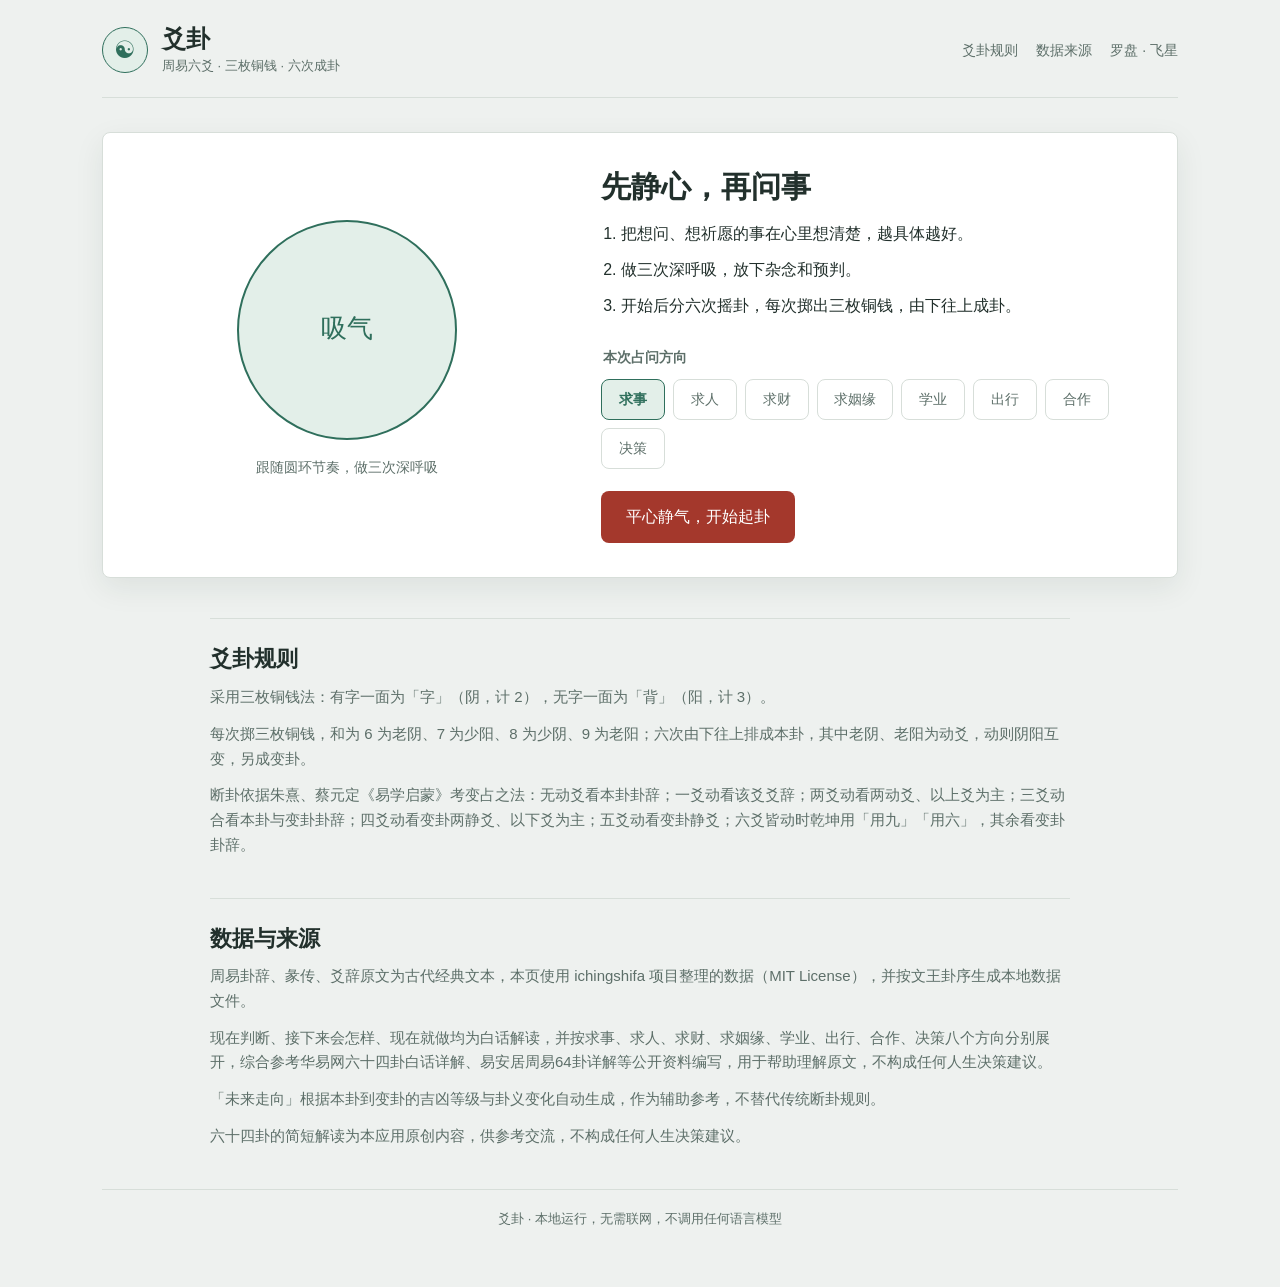
<file: index.html>
<!doctype html>
<html lang="zh-Hant">
<head>
  <meta charset="utf-8">
  <meta name="viewport" content="width=device-width, initial-scale=1">
  <meta name="description" content="爻卦：静心、六次摇卦、本地解读周易卦爻辞的六爻小工具。">
  <title>爻卦 · 周易六爻</title>
  <link rel="stylesheet" href="styles.css">
  <script src="data/hexagrams.js"></script>
</head>
<body>
  <div class="page">
    <header class="topbar">
      <div class="brand">
        <span class="brand-mark" aria-hidden="true">☯</span>
        <div>
          <h1>爻卦</h1>
          <p>周易六爻 · 三枚铜钱 · 六次成卦</p>
        </div>
      </div>
      <nav class="topnav" aria-label="页面导航">
        <a class="nav-link" href="#how">爻卦规则</a>
        <a class="nav-link" href="#source">数据来源</a>
        <a class="nav-link" href="fengshui/">罗盘 · 飞星</a>
      </nav>
    </header>

    <main>
      <section id="prepare" class="stage" aria-labelledby="prepare-title">
        <div class="prepare-layout">
          <div class="breath-box">
            <div class="breath-ring" id="breathRing" aria-hidden="true">
              <span class="breath-text" id="breathText">吸气</span>
            </div>
            <p class="breath-note">跟随圆环节奏，做三次深呼吸</p>
          </div>
          <div class="prepare-copy">
            <h2 id="prepare-title">先静心，再问事</h2>
            <ol class="steps">
              <li>把想问、想祈愿的事在心里想清楚，越具体越好。</li>
              <li>做三次深呼吸，放下杂念和预判。</li>
              <li>开始后分六次摇卦，每次掷出三枚铜钱，由下往上成卦。</li>
            </ol>
            <fieldset class="question-picker">
              <legend>本次占问方向</legend>
              <div class="question-options">
                <label class="question-option">
                  <input type="radio" name="questionType" value="career" checked>
                  <span>求事</span>
                </label>
                <label class="question-option">
                  <input type="radio" name="questionType" value="people">
                  <span>求人</span>
                </label>
                <label class="question-option">
                  <input type="radio" name="questionType" value="money">
                  <span>求财</span>
                </label>
                <label class="question-option">
                  <input type="radio" name="questionType" value="love">
                  <span>求姻缘</span>
                </label>
                <label class="question-option">
                  <input type="radio" name="questionType" value="study">
                  <span>学业</span>
                </label>
                <label class="question-option">
                  <input type="radio" name="questionType" value="travel">
                  <span>出行</span>
                </label>
                <label class="question-option">
                  <input type="radio" name="questionType" value="cooperation">
                  <span>合作</span>
                </label>
                <label class="question-option">
                  <input type="radio" name="questionType" value="decision">
                  <span>决策</span>
                </label>
              </div>
            </fieldset>
            <button id="startBtn" class="btn btn-primary" type="button">平心静气，开始起卦</button>
          </div>
        </div>
      </section>

      <section id="casting" class="stage hidden" aria-labelledby="casting-title">
        <div class="casting-layout">
          <div class="coin-panel">
            <h2 id="casting-title">六次摇卦</h2>
            <div class="coins" id="coins" aria-label="三枚铜钱">
              <span class="coin" data-idx="0"></span>
              <span class="coin" data-idx="1"></span>
              <span class="coin" data-idx="2"></span>
            </div>
            <p class="cast-hint" id="castHint">第 1 爻：掷出三枚铜钱</p>
            <button id="castBtn" class="btn btn-primary" type="button">掷铜钱</button>
            <p class="cast-note">从下往上，共六爻</p>
            <div class="progress" aria-hidden="true">
              <span class="progress-dot"></span>
              <span class="progress-dot"></span>
              <span class="progress-dot"></span>
              <span class="progress-dot"></span>
              <span class="progress-dot"></span>
              <span class="progress-dot"></span>
            </div>
            <p class="progress-text" id="progressText">0 / 6</p>
          </div>

          <div class="stack-panel">
            <h3>卦爻渐成</h3>
            <div class="line-stack" id="lineStack"></div>
            <p class="stack-tip" id="stackTip">每次掷钱后，爻象会从下往上长出来</p>
          </div>
        </div>
      </section>

      <section id="result" class="stage hidden" aria-labelledby="result-title">
        <div class="result-head">
          <div>
            <p class="kicker">起卦完成</p>
            <h2 id="resultTitle">本卦与变卦</h2>
          </div>
          <button id="againBtn" class="btn btn-ghost" type="button">重新起卦</button>
        </div>

        <div class="hex-pair">
          <article class="hex-card">
            <div class="hex-diagram" id="benDiagram"></div>
            <div class="hex-card-body">
              <h3 id="benName">本卦</h3>
              <p class="hex-meta" id="benMeta"></p>
              <p class="hex-symbol" id="benSymbol"></p>
            </div>
          </article>
          <article class="hex-card">
            <div class="hex-diagram" id="bianDiagram"></div>
            <div class="hex-card-body">
              <h3 id="bianName">变卦</h3>
              <p class="hex-meta" id="bianMeta"></p>
              <p class="hex-symbol" id="bianSymbol"></p>
            </div>
          </article>
        </div>

        <div class="line-table-wrap">
          <h3>六爻明细</h3>
          <div class="line-table" id="lineTable"></div>
        </div>

        <article class="reading-panel">
          <div class="reading-guide">
            <p class="kicker">一句话指引</p>
            <p id="readingGuide"></p>
          </div>
          <div class="reading-plain">
            <p class="kicker">白话理解</p>
            <p id="readingPlain"></p>
          </div>
          <div class="reading-main">
            <p class="kicker" id="readingRule"></p>
            <h3 id="readingTitle"></h3>
            <p class="reading-text" id="readingText"></p>
          </div>
          <div class="reading-focus">
            <p class="kicker" id="readingFocusLabel">本次占问 · 求事</p>
            <div class="reading-tabs" id="readingTabs" role="tablist" aria-label="解读侧重">
              <button class="reading-tab active" type="button" data-type="career">求事</button>
              <button class="reading-tab" type="button" data-type="people">求人</button>
              <button class="reading-tab" type="button" data-type="money">求财</button>
              <button class="reading-tab" type="button" data-type="love">求姻缘</button>
              <button class="reading-tab" type="button" data-type="study">学业</button>
              <button class="reading-tab" type="button" data-type="travel">出行</button>
              <button class="reading-tab" type="button" data-type="cooperation">合作</button>
              <button class="reading-tab" type="button" data-type="decision">决策</button>
            </div>
          </div>
          <div class="reading-summary">
            <h4>整体卦义</h4>
            <p id="readingSummary"></p>
          </div>
          <div class="reading-cards" id="readingCards"></div>
          <div class="transformation-panel" id="transformationPanel">
            <p class="kicker">未来走向</p>
            <h4 id="transformationTitle"></h4>
            <p id="transformationText"></p>
            <p class="transformation-lines" id="transformationLines"></p>
          </div>
          <div class="reading-blocks" id="readingBlocks"></div>
          <div class="reading-details">
            <details>
              <summary>本卦彖传</summary>
              <p id="benTuan"></p>
            </details>
            <details>
              <summary>变卦彖传</summary>
              <p id="bianTuan"></p>
            </details>
          </div>
        </article>
      </section>

      <section id="how" class="doc">
        <h2>爻卦规则</h2>
        <p>采用三枚铜钱法：有字一面为「字」（阴，计 2），无字一面为「背」（阳，计 3）。</p>
        <p>每次掷三枚铜钱，和为 6 为老阴、7 为少阳、8 为少阴、9 为老阳；六次由下往上排成本卦，其中老阴、老阳为动爻，动则阴阳互变，另成变卦。</p>
        <p>断卦依据朱熹、蔡元定《易学启蒙》考变占之法：无动爻看本卦卦辞；一爻动看该爻爻辞；两爻动看两动爻、以上爻为主；三爻动合看本卦与变卦卦辞；四爻动看变卦两静爻、以下爻为主；五爻动看变卦静爻；六爻皆动时乾坤用「用九」「用六」，其余看变卦卦辞。</p>
      </section>

      <section id="source" class="doc">
        <h2>数据与来源</h2>
        <p>周易卦辞、彖传、爻辞原文为古代经典文本，本页使用 ichingshifa 项目整理的数据（MIT License），并按文王卦序生成本地数据文件。</p>
        <p>现在判断、接下来会怎样、现在就做均为白话解读，并按求事、求人、求财、求姻缘、学业、出行、合作、决策八个方向分别展开，综合参考华易网六十四卦白话详解、易安居周易64卦详解等公开资料编写，用于帮助理解原文，不构成任何人生决策建议。</p>
        <p>「未来走向」根据本卦到变卦的吉凶等级与卦义变化自动生成，作为辅助参考，不替代传统断卦规则。</p>
        <p>六十四卦的简短解读为本应用原创内容，供参考交流，不构成任何人生决策建议。</p>
      </section>
    </main>

    <footer class="footer">
      <p>爻卦 · 本地运行，无需联网，不调用任何语言模型</p>
    </footer>
  </div>

  <script src="app.js"></script>
</body>
</html>
</file>
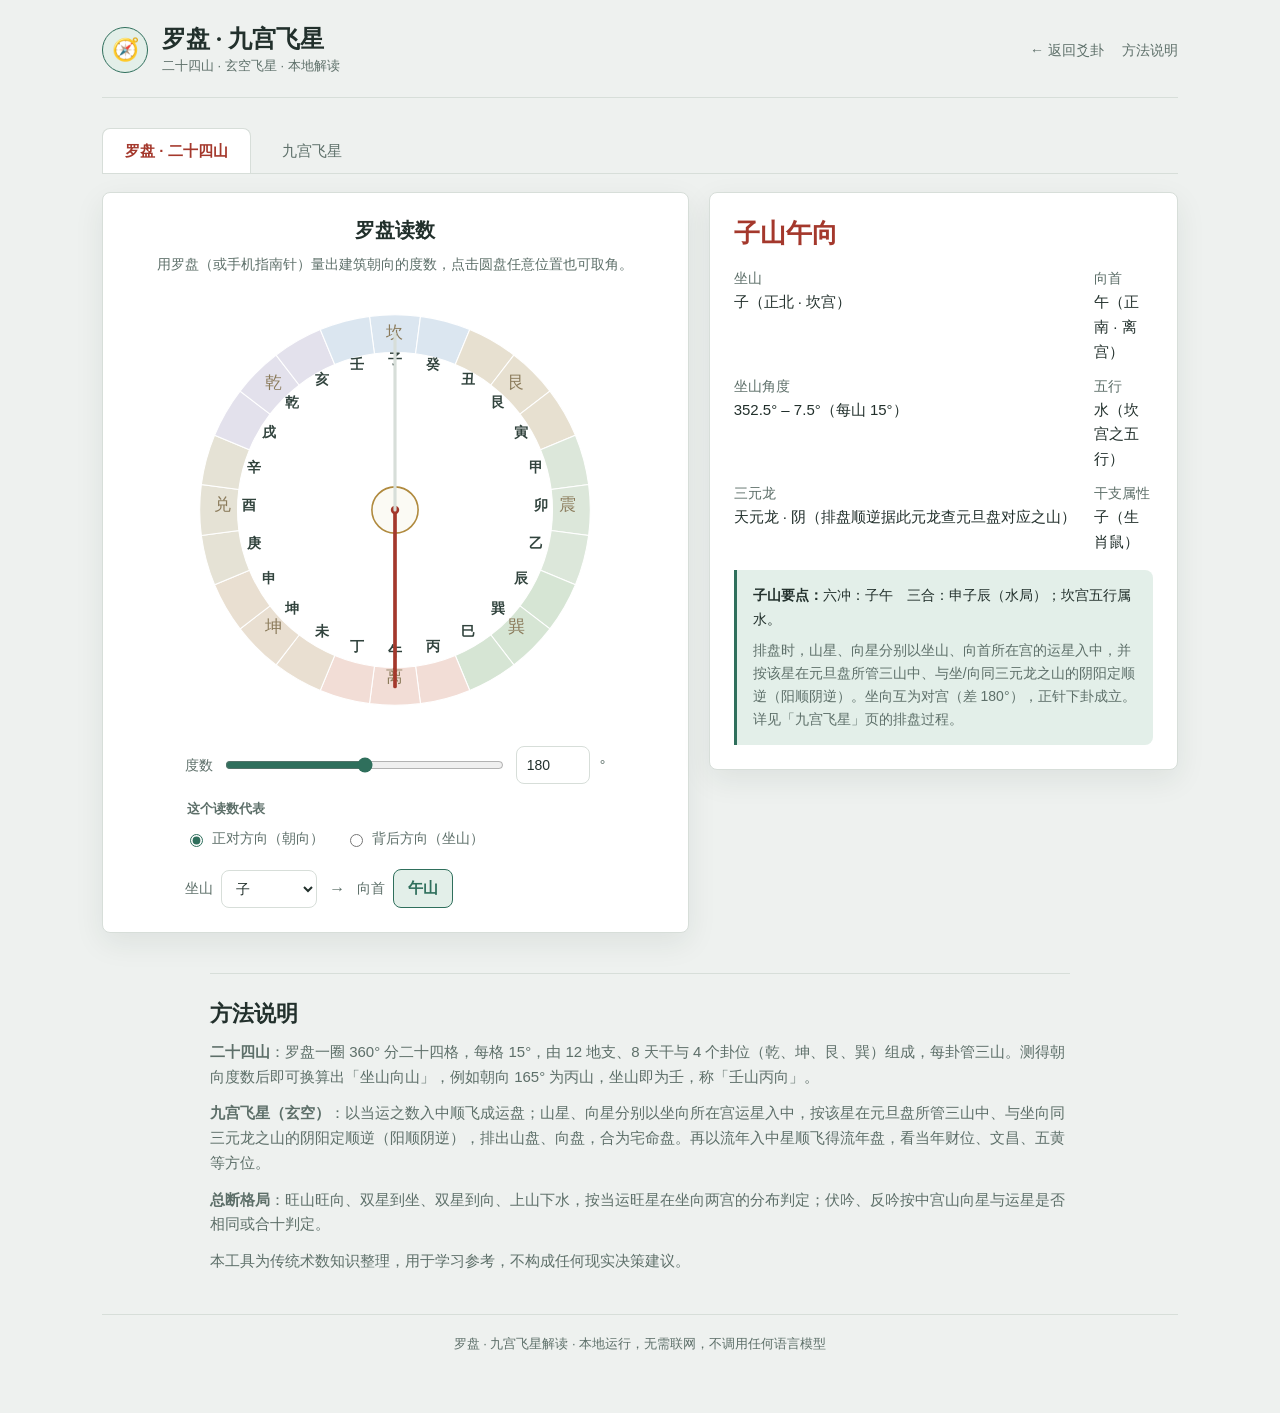
<file: fengshui/index.html>
<!doctype html>
<html lang="zh-Hant">
<head>
  <meta charset="utf-8">
  <meta name="viewport" content="width=device-width, initial-scale=1">
  <meta name="description" content="罗盘 · 九宫飞星解读工具：二十四山排盘、坐向换算、九宫飞星宅命盘与流年吉凶方位，全部本地运行。">
  <title>罗盘 · 九宫飞星解读</title>
  <link rel="stylesheet" href="styles.css">
</head>
<body>
  <div class="page">
    <header class="topbar">
      <div class="brand">
        <span class="brand-mark" aria-hidden="true">🧭</span>
        <div>
          <h1>罗盘 · 九宫飞星</h1>
          <p>二十四山 · 玄空飞星 · 本地解读</p>
        </div>
      </div>
      <nav class="topnav" aria-label="页面导航">
        <a class="nav-link" href="../index.html">← 返回爻卦</a>
        <a class="nav-link" href="#how">方法说明</a>
      </nav>
    </header>

    <main>
      <section class="tabs" role="tablist" aria-label="功能选择">
        <button class="tab active" type="button" role="tab" data-tab="mountains">罗盘 · 二十四山</button>
        <button class="tab" type="button" role="tab" data-tab="flying">九宫飞星</button>
      </section>

      <!-- ======== 二十四山 ======== -->
      <section id="tab-mountains" class="tabpanel" role="tabpanel">
        <div class="panel-grid compass-layout">
          <article class="card compass-card">
            <h2>罗盘读数</h2>
            <p class="card-note">用罗盘（或手机指南针）量出建筑朝向的度数，点击圆盘任意位置也可取角。</p>
            <svg id="compassSvg" viewBox="0 0 400 400" role="img" aria-label="二十四山罗盘">
            </svg>
            <div class="degree-controls">
              <label class="range-row">
                <span>度数</span>
                <input id="degSlider" type="range" min="0" max="359" step="1" value="180">
                <input id="degInput" type="number" min="0" max="360" step="1" value="180">
                <span>°</span>
              </label>
              <fieldset class="mode-picker">
                <legend>这个读数代表</legend>
                <label><input type="radio" name="mode" id="modeFacing" value="facing" checked><span>正对方向（朝向）</span></label>
                <label><input type="radio" name="mode" id="modeSeat" value="seat"><span>背后方向（坐山）</span></label>
              </fieldset>
              <div class="seat-row">
                <label class="select-label">坐山
                  <select id="seatSelect"></select>
                </label>
                <span class="arrow">→</span>
                <span class="select-label">向首 <strong id="facingChip" class="chip">午山</strong></span>
              </div>
            </div>
            <p id="zoneWarn" class="warn hidden"></p>
          </article>

          <article class="card mountain-card">
            <h2 id="mountainTitle">子山午向</h2>
            <dl id="mountainInfo" class="info-list"></dl>
            <div id="mountainNote" class="note"></div>
          </article>
        </div>
      </section>

      <!-- ======== 九宫飞星 ======== -->
      <section id="tab-flying" class="tabpanel hidden" role="tabpanel">
        <article class="card controls-card">
          <h2>九宫飞星排盘</h2>
          <div class="controls-grid">
            <label class="select-label">坐山
              <select id="flySeatSelect"></select>
            </label>
            <label class="select-label">元运
              <select id="periodSelect"></select>
            </label>
            <label class="select-label">流年
              <input id="yearInput" type="number" min="1900" max="2100" step="1" value="2026">
            </label>
            <label class="check-label">
              <input id="showYearCheck" type="checkbox" checked>
              <span>显示流年飞星</span>
            </label>
          </div>
          <p class="card-note">排盘为「下卦（正针）」之法；若坐向落在两山分界线附近（兼线/骑缝），专业上需用替卦，本工具按就近下卦解读。</p>
        </article>

        <div class="chart-layout">
          <article class="card chart-block">
            <p class="kicker">宅命盘 · 三元</p>
            <h2 id="zuoTitle">子山午向 · 九运（九紫当运）</h2>
            <p class="chart-hint">每宫三数：运星居中，山星居左上，向星居右上；「坐」「向」标记坐山与向首所在宫。</p>
            <div id="zuomingChart" class="feipan"></div>
            <div class="legend">
              <span>九星色标：</span>
              <span class="lg" style="--sc:#9aa7a3">1白</span>
              <span class="lg" style="--sc:#3a3a3a">2黑</span>
              <span class="lg" style="--sc:#3d8b5f">3碧</span>
              <span class="lg" style="--sc:#2e7d4f">4绿</span>
              <span class="lg" style="--sc:#c99b2e">5黄</span>
              <span class="lg" style="--sc:#b8c0bd">6白</span>
              <span class="lg" style="--sc:#c2573a">7赤</span>
              <span class="lg" style="--sc:#d9b64e">8白</span>
              <span class="lg" style="--sc:#7a4d9b">9紫</span>
            </div>
            <div id="assessCard" class="assess"></div>
            <details id="calcDetails" class="calc">
              <summary>查看排盘过程</summary>
            </details>
          </article>

          <article id="yearBlock" class="card chart-block">
            <p class="kicker">流年飞星</p>
            <h2 id="yearTitle">2026年（一白贪狼入中）</h2>
            <div id="yearChart" class="feipan year-feipan"></div>
            <div id="yearTips" class="year-tips"></div>
          </article>
        </div>

        <article class="card palace-cards-block">
          <h2>各宫山向组合解读</h2>
          <p class="card-note">按山星×向星的五行生克与星性综合给出，凶位宜静、忌动土，吉位宜聚气、纳财。</p>
          <div id="palaceCards" class="palace-cards"></div>
        </article>
      </section>

      <section id="how" class="doc">
        <h2>方法说明</h2>
        <p><strong>二十四山</strong>：罗盘一圈 360° 分二十四格，每格 15°，由 12 地支、8 天干与 4 个卦位（乾、坤、艮、巽）组成，每卦管三山。测得朝向度数后即可换算出「坐山向山」，例如朝向 165° 为丙山，坐山即为壬，称「壬山丙向」。</p>
        <p><strong>九宫飞星（玄空）</strong>：以当运之数入中顺飞成运盘；山星、向星分别以坐向所在宫运星入中，按该星在元旦盘所管三山中、与坐向同三元龙之山的阴阳定顺逆（阳顺阴逆），排出山盘、向盘，合为宅命盘。再以流年入中星顺飞得流年盘，看当年财位、文昌、五黄等方位。</p>
        <p><strong>总断格局</strong>：旺山旺向、双星到坐、双星到向、上山下水，按当运旺星在坐向两宫的分布判定；伏吟、反吟按中宫山向星与运星是否相同或合十判定。</p>
        <p>本工具为传统术数知识整理，用于学习参考，不构成任何现实决策建议。</p>
      </section>
    </main>

    <footer class="footer">
      <p>罗盘 · 九宫飞星解读 · 本地运行，无需联网，不调用任何语言模型</p>
    </footer>
  </div>

  <script src="data.js"></script>
  <script src="core.js"></script>
  <script src="app.js"></script>
</body>
</html>
</file>
<file: styles.css>
:root {
  --bg: #eef1ef;
  --surface: #ffffff;
  --ink: #22302c;
  --muted: #5d6f69;
  --line: #d7ded9;
  --accent: #a4382c;
  --accent-soft: #f6e7e4;
  --jade: #2f6f5c;
  --jade-soft: #e3efe9;
  --gold: #b08a3e;
  --radius: 8px;
  --shadow: 0 10px 30px rgba(28, 45, 39, 0.08);
}

* {
  box-sizing: border-box;
}

html {
  scroll-behavior: smooth;
}

body {
  margin: 0;
  background: var(--bg);
  color: var(--ink);
  font-family: -apple-system, BlinkMacSystemFont, "PingFang SC", "Hiragino Sans GB", "Microsoft YaHei", "Noto Sans CJK SC", sans-serif;
  font-size: 16px;
  line-height: 1.65;
}

h1, h2, h3, h4 {
  margin: 0 0 0.5em;
  font-family: Georgia, "Songti SC", "STSong", "Noto Serif CJK SC", serif;
  font-weight: 600;
  line-height: 1.3;
  letter-spacing: 0;
}

p {
  margin: 0 0 0.8em;
}

.page {
  max-width: 1120px;
  margin: 0 auto;
  padding: 24px 22px 48px;
}

.topbar {
  display: flex;
  align-items: center;
  justify-content: space-between;
  gap: 16px;
  padding-bottom: 20px;
  border-bottom: 1px solid var(--line);
}

.brand {
  display: flex;
  align-items: center;
  gap: 14px;
}

.brand-mark {
  display: grid;
  place-items: center;
  width: 46px;
  height: 46px;
  border: 1px solid var(--jade);
  border-radius: 50%;
  color: var(--jade);
  font-size: 24px;
  line-height: 1;
  background: var(--jade-soft);
}

.brand h1 {
  margin: 0;
  font-size: 24px;
}

.brand p {
  margin: 0;
  color: var(--muted);
  font-size: 13px;
}

.topnav {
  display: flex;
  gap: 18px;
}

.nav-link {
  color: var(--muted);
  text-decoration: none;
  font-size: 14px;
}

.nav-link:hover {
  color: var(--jade);
}

.stage {
  margin: 34px 0;
  padding: 34px;
  background: var(--surface);
  border: 1px solid var(--line);
  border-radius: var(--radius);
  box-shadow: var(--shadow);
}

.hidden {
  display: none;
}

.prepare-layout {
  display: grid;
  grid-template-columns: minmax(260px, 420px) 1fr;
  gap: 44px;
  align-items: center;
}

.breath-box {
  display: flex;
  flex-direction: column;
  align-items: center;
  gap: 16px;
}

.breath-ring {
  display: grid;
  place-items: center;
  width: 220px;
  height: 220px;
  border: 2px solid var(--jade);
  border-radius: 50%;
  color: var(--jade);
  background: var(--jade-soft);
  animation: breathe 8s ease-in-out infinite;
}

.breath-text {
  font-family: Georgia, "Songti SC", "STSong", serif;
  font-size: 26px;
}

.breath-note {
  color: var(--muted);
  font-size: 14px;
}

@keyframes breathe {
  0%, 100% {
    transform: scale(0.92);
  }
  50% {
    transform: scale(1.08);
  }
}

.prepare-copy {
  max-width: 520px;
}

.prepare-copy h2 {
  font-size: 30px;
}

.question-picker {
  margin: 0 0 22px;
  padding: 0;
  border: 0;
}

.question-picker legend {
  margin-bottom: 10px;
  color: var(--muted);
  font-size: 14px;
  font-weight: 600;
}

.question-options {
  display: flex;
  flex-wrap: wrap;
  gap: 8px;
}

.question-option {
  position: relative;
}

.question-option input {
  position: absolute;
  opacity: 0;
  pointer-events: none;
}

.question-option span {
  display: inline-flex;
  align-items: center;
  justify-content: center;
  min-width: 64px;
  min-height: 38px;
  padding: 8px 16px;
  border: 1px solid var(--line);
  border-radius: var(--radius);
  background: var(--surface);
  color: var(--muted);
  font-size: 14px;
  cursor: pointer;
  transition: background 0.18s ease, border-color 0.18s ease, color 0.18s ease;
}

.question-option input:checked + span {
  border-color: var(--jade);
  background: var(--jade-soft);
  color: var(--jade);
  font-weight: 600;
}

.question-option input:focus-visible + span {
  outline: 2px solid var(--jade);
  outline-offset: 2px;
}

.steps {
  margin: 0 0 26px;
  padding-left: 20px;
}

.steps li {
  margin-bottom: 10px;
}

.btn {
  display: inline-flex;
  align-items: center;
  justify-content: center;
  min-height: 48px;
  padding: 12px 24px;
  border: 1px solid transparent;
  border-radius: var(--radius);
  font: inherit;
  font-size: 16px;
  cursor: pointer;
  transition: background 0.18s ease, border-color 0.18s ease, color 0.18s ease;
}

.btn:disabled {
  opacity: 0.55;
  cursor: not-allowed;
}

.btn-primary {
  background: var(--accent);
  color: #fff;
}

.btn-primary:hover:not(:disabled) {
  background: #8c2f24;
}

.btn-ghost {
  background: transparent;
  border-color: var(--line);
  color: var(--ink);
}

.btn-ghost:hover {
  border-color: var(--jade);
  color: var(--jade);
}

.casting-layout {
  display: grid;
  grid-template-columns: 1fr 1fr;
  gap: 36px;
  align-items: start;
}

.coin-panel {
  display: flex;
  flex-direction: column;
  align-items: center;
  text-align: center;
}

.coins {
  display: flex;
  gap: 18px;
  min-height: 78px;
  align-items: center;
  justify-content: center;
  margin: 22px 0 10px;
}

.coin {
  display: grid;
  place-items: center;
  width: 62px;
  height: 62px;
  border: 2px solid var(--ink);
  border-radius: 50%;
  background: #fbfaf4;
  color: var(--ink);
  font-size: 18px;
  font-weight: 600;
  box-shadow: inset 0 -4px 0 rgba(34, 48, 44, 0.08);
}

.coin.side-yang {
  border-color: var(--jade);
  color: var(--jade);
}

.coin.side-yin {
  border-color: var(--accent);
  color: var(--accent);
}

.coin.tossing {
  animation: toss 0.55s ease-in-out;
}

@keyframes toss {
  0% {
    transform: translateY(0) rotate(0deg);
  }
  35% {
    transform: translateY(-16px) rotate(120deg);
  }
  70% {
    transform: translateY(4px) rotate(260deg);
  }
  100% {
    transform: translateY(0) rotate(360deg);
  }
}

.cast-hint {
  margin: 8px 0 16px;
  font-size: 17px;
  font-weight: 600;
}

.cast-note {
  color: var(--muted);
  font-size: 13px;
}

.progress {
  display: flex;
  gap: 8px;
  margin-top: 18px;
}

.progress-dot {
  width: 12px;
  height: 12px;
  border: 1px solid var(--line);
  border-radius: 50%;
  background: var(--surface);
}

.progress-dot.done {
  border-color: var(--jade);
  background: var(--jade);
}

.progress-dot.current {
  border-color: var(--accent);
  box-shadow: 0 0 0 3px var(--accent-soft);
}

.progress-text {
  margin: 10px 0 0;
  color: var(--muted);
  font-size: 14px;
}

.stack-panel {
  padding: 22px;
  border: 1px solid var(--line);
  border-radius: var(--radius);
  background: #f7f9f7;
}

.line-stack {
  display: flex;
  flex-direction: column-reverse;
  gap: 8px;
  min-height: 262px;
}

.line-row {
  display: flex;
  align-items: center;
  gap: 12px;
  min-height: 36px;
  padding: 4px 10px;
  border: 1px dashed var(--line);
  border-radius: 6px;
  background: var(--surface);
}

.line-row.cast {
  border-style: solid;
  border-color: var(--line);
}

.line-row.moving {
  border-color: var(--accent);
  background: var(--accent-soft);
}

.line-placeholder {
  width: 110px;
  height: 10px;
  border-radius: 3px;
  background: repeating-linear-gradient(90deg, var(--line) 0 14px, transparent 14px 22px);
}

.line-figure {
  width: 118px;
}

.yao {
  display: block;
  width: 100%;
  height: 11px;
  border-radius: 3px;
  background: var(--ink);
}

.yao.yin {
  display: flex;
  gap: 7px;
  background: transparent;
}

.yao.yin::before,
.yao.yin::after {
  content: "";
  flex: 1;
  height: 11px;
  border-radius: 3px;
  background: var(--ink);
}

.line-label {
  min-width: 48px;
  font-size: 13px;
  color: var(--muted);
}

.moving-tag {
  margin-left: auto;
  padding: 2px 8px;
  border-radius: 999px;
  background: var(--accent);
  color: #fff;
  font-size: 12px;
}

.stack-tip {
  margin: 14px 0 0;
  color: var(--muted);
  font-size: 13px;
}

.result-head {
  display: flex;
  align-items: center;
  justify-content: space-between;
  gap: 16px;
  margin-bottom: 24px;
}

.kicker {
  margin: 0 0 4px;
  color: var(--accent);
  font-size: 13px;
  font-weight: 600;
}

.result-head h2 {
  font-size: 28px;
}

.hex-pair {
  display: grid;
  grid-template-columns: 1fr 1fr;
  gap: 20px;
}

.hex-card {
  padding: 22px;
  border: 1px solid var(--line);
  border-radius: var(--radius);
  background: var(--surface);
  text-align: center;
}

.hex-diagram {
  display: flex;
  flex-direction: column;
  align-items: center;
  gap: 7px;
  padding: 10px 0 18px;
}

.diagram-line {
  position: relative;
  width: 116px;
  height: 12px;
}

.diagram-line .bar {
  display: block;
  width: 100%;
  height: 12px;
  border-radius: 3px;
  background: var(--ink);
}

.diagram-line .bar.yin {
  display: flex;
  gap: 8px;
  background: transparent;
}

.diagram-line .bar.yin::before,
.diagram-line .bar.yin::after {
  content: "";
  flex: 1;
  height: 12px;
  border-radius: 3px;
  background: var(--ink);
}

.diagram-line.moving .bar,
.diagram-line.moving .bar.yin::before,
.diagram-line.moving .bar.yin::after {
  background: var(--accent);
}

.diagram-line.moving::after {
  content: "动";
  position: absolute;
  right: -26px;
  top: 0;
  font-size: 11px;
  color: var(--accent);
}

.hex-card-body h3 {
  font-size: 22px;
}

.hex-meta {
  margin: 0;
  color: var(--muted);
  font-size: 13px;
}

.hex-symbol {
  margin: 8px 0 0;
  color: var(--jade);
  font-size: 40px;
  line-height: 1;
}

.line-table-wrap {
  margin-top: 26px;
  padding: 4px 0;
}

.line-table {
  border-top: 1px solid var(--line);
}

.line-row-detail {
  display: grid;
  grid-template-columns: 52px 68px 1fr;
  gap: 10px;
  padding: 12px 4px;
  border-bottom: 1px solid var(--line);
}

.line-row-detail .col-label {
  font-weight: 600;
}

.line-row-detail .col-value {
  color: var(--muted);
  font-size: 14px;
}

.line-row-detail .col-text {
  font-size: 15px;
}

.line-row-detail .line-note {
  grid-column: 3;
  margin-top: 4px;
  color: var(--muted);
  font-size: 12px;
}

.line-row-detail .line-plain {
  margin-top: 5px;
  color: var(--ink);
  font-size: 13px;
}

.line-row-detail .moving-badge {
  display: inline-block;
  margin-left: 8px;
  padding: 1px 8px;
  border-radius: 999px;
  background: var(--accent-soft);
  color: var(--accent);
  font-size: 12px;
}

.reading-panel {
  margin-top: 28px;
  padding: 24px;
  border: 1px solid var(--line);
  border-left: 4px solid var(--accent);
  border-radius: var(--radius);
  background: var(--surface);
}

.reading-main h3 {
  font-size: 22px;
}

.reading-guide {
  margin-bottom: 14px;
  padding: 16px 18px;
  border: 1px solid var(--accent);
  border-radius: var(--radius);
  background: var(--accent-soft);
}

.reading-guide .kicker {
  margin: 0 0 6px;
}

.reading-guide p {
  margin: 0;
  font-size: 17px;
  font-weight: 600;
  line-height: 1.7;
}

.reading-plain {
  margin-bottom: 14px;
  padding: 12px 16px;
  border-left: 3px solid var(--jade);
  background: var(--jade-soft);
  border-radius: 0 var(--radius) var(--radius) 0;
}

.reading-plain .kicker {
  margin: 0 0 4px;
}

.reading-plain p {
  margin: 0;
  font-size: 15px;
}

.reading-text {
  font-family: Georgia, "Songti SC", "STSong", "Noto Serif CJK SC", serif;
  font-size: 18px;
  line-height: 2;
}

.reading-focus {
  display: flex;
  align-items: center;
  justify-content: space-between;
  flex-wrap: wrap;
  gap: 10px;
  margin-top: 18px;
  padding: 12px 0;
  border-top: 1px solid var(--line);
  border-bottom: 1px solid var(--line);
}

.reading-focus .kicker {
  margin: 0;
}

.reading-tabs {
  display: flex;
  flex-wrap: wrap;
  gap: 8px;
}

.reading-tab {
  min-height: 36px;
  padding: 7px 15px;
  border: 1px solid var(--line);
  border-radius: var(--radius);
  background: var(--surface);
  color: var(--muted);
  font: inherit;
  font-size: 14px;
  cursor: pointer;
  transition: background 0.18s ease, border-color 0.18s ease, color 0.18s ease;
}

.reading-tab:hover {
  border-color: var(--jade);
  color: var(--jade);
}

.reading-tab.active {
  border-color: var(--accent);
  background: var(--accent-soft);
  color: var(--accent);
  font-weight: 600;
}

.reading-tab:focus-visible {
  outline: 2px solid var(--accent);
  outline-offset: 2px;
}

.reading-summary {
  margin-top: 18px;
  padding: 14px 16px;
  border-left: 3px solid var(--jade);
  background: var(--jade-soft);
  border-radius: 0 var(--radius) var(--radius) 0;
}

.reading-summary h4 {
  margin-bottom: 6px;
  font-size: 15px;
}

.reading-summary p {
  margin: 0;
  font-size: 15px;
}

.reading-cards {
  display: grid;
  grid-template-columns: 1fr 1fr 1fr;
  gap: 14px;
  margin-top: 18px;
}

.reading-card {
  padding: 16px;
  border: 1px solid var(--line);
  border-top: 3px solid var(--muted);
  border-radius: var(--radius);
  background: #f7f9f7;
}

.reading-card h4 {
  margin-bottom: 6px;
  font-size: 15px;
}

.reading-card p {
  margin: 0;
  font-size: 15px;
}

.reading-card.fortune {
  border-top-color: var(--accent);
}

.reading-card.fortune h4 {
  color: var(--accent);
}

.reading-card.omen {
  border-top-color: var(--jade);
}

.reading-card.omen h4 {
  color: var(--jade);
}

.reading-card.advice {
  border-top-color: var(--gold);
}

.reading-card.advice h4 {
  color: var(--gold);
}

.transformation-panel {
  margin-top: 18px;
  padding: 16px 18px;
  border: 1px solid var(--line);
  border-left: 3px solid var(--gold);
  border-radius: var(--radius);
  background: #fbf8ef;
}

.transformation-panel .kicker {
  margin: 0 0 6px;
}

.transformation-panel h4 {
  margin-bottom: 8px;
  color: var(--gold);
  font-size: 16px;
}

.transformation-panel p {
  margin: 0 0 8px;
  font-size: 15px;
}

.transformation-lines {
  margin: 0;
  color: var(--muted);
  font-size: 14px;
}

.reading-blocks {
  display: grid;
  grid-template-columns: 1fr 1fr;
  gap: 14px;
  margin-top: 18px;
}

.reading-block {
  padding: 14px 16px;
  border: 1px solid var(--line);
  border-radius: var(--radius);
  background: #f7f9f7;
}

.reading-block h4 {
  margin-bottom: 6px;
  font-size: 14px;
  color: var(--jade);
}

.reading-block p {
  margin: 0;
  font-size: 15px;
}

.reading-details {
  margin-top: 18px;
  border-top: 1px solid var(--line);
}

.reading-details details {
  padding: 12px 2px;
  border-bottom: 1px solid var(--line);
}

.reading-details summary {
  cursor: pointer;
  color: var(--muted);
  font-size: 14px;
  font-weight: 600;
}

.reading-details p {
  margin: 10px 0 0;
  font-family: Georgia, "Songti SC", "STSong", "Noto Serif CJK SC", serif;
  font-size: 14px;
  line-height: 1.9;
}

.doc {
  max-width: 860px;
  margin: 40px auto 0;
  padding-top: 26px;
  border-top: 1px solid var(--line);
  color: var(--muted);
  font-size: 15px;
}

.doc h2 {
  color: var(--ink);
  font-size: 22px;
}

.footer {
  margin-top: 40px;
  padding-top: 18px;
  border-top: 1px solid var(--line);
  color: var(--muted);
  font-size: 13px;
  text-align: center;
}

@media (max-width: 760px) {
  .page {
    padding: 18px 14px 36px;
  }

  .topbar {
    flex-direction: column;
    align-items: flex-start;
    gap: 10px;
  }

  .stage {
    padding: 22px 18px;
  }

  .prepare-layout,
  .casting-layout,
  .hex-pair,
  .reading-cards,
  .reading-blocks {
    grid-template-columns: 1fr;
    gap: 24px;
  }

  .breath-ring {
    width: 176px;
    height: 176px;
  }

  .coin {
    width: 54px;
    height: 54px;
  }

  .coins {
    gap: 12px;
  }

  .line-row-detail {
    grid-template-columns: 44px 58px 1fr;
    gap: 8px;
  }

  .line-row-detail .line-note {
    grid-column: 3;
  }

  .result-head {
    flex-direction: column;
    align-items: flex-start;
  }
}

@media (prefers-reduced-motion: reduce) {
  html {
    scroll-behavior: auto;
  }

  .breath-ring,
  .coin.tossing {
    animation: none;
  }
}
</file>
<file: fengshui/styles.css>
:root {
  --bg: #eef1ef;
  --surface: #ffffff;
  --ink: #22302c;
  --muted: #5d6f69;
  --line: #d7ded9;
  --accent: #a4382c;
  --accent-soft: #f6e7e4;
  --jade: #2f6f5c;
  --jade-soft: #e3efe9;
  --gold: #b08a3e;
  --gold-soft: #fbf8ef;
  --radius: 8px;
  --shadow: 0 10px 30px rgba(28, 45, 39, 0.08);
}

* { box-sizing: border-box; }

html { scroll-behavior: smooth; }

body {
  margin: 0;
  background: var(--bg);
  color: var(--ink);
  font-family: -apple-system, BlinkMacSystemFont, "PingFang SC", "Hiragino Sans GB", "Microsoft YaHei", "Noto Sans CJK SC", sans-serif;
  font-size: 16px;
  line-height: 1.65;
}

h1, h2, h3, h4 {
  margin: 0 0 0.5em;
  font-family: Georgia, "Songti SC", "STSong", "Noto Serif CJK SC", serif;
  font-weight: 600;
  line-height: 1.3;
}

p { margin: 0 0 0.8em; }

.page {
  max-width: 1120px;
  margin: 0 auto;
  padding: 24px 22px 48px;
}

.topbar {
  display: flex;
  align-items: center;
  justify-content: space-between;
  gap: 16px;
  padding-bottom: 20px;
  border-bottom: 1px solid var(--line);
}

.brand { display: flex; align-items: center; gap: 14px; }

.brand-mark {
  display: grid;
  place-items: center;
  width: 46px;
  height: 46px;
  border: 1px solid var(--jade);
  border-radius: 50%;
  color: var(--jade);
  font-size: 22px;
  line-height: 1;
  background: var(--jade-soft);
}

.brand h1 { margin: 0; font-size: 24px; }
.brand p { margin: 0; color: var(--muted); font-size: 13px; }

.topnav { display: flex; gap: 18px; }
.nav-link { color: var(--muted); text-decoration: none; font-size: 14px; }
.nav-link:hover { color: var(--jade); }

/* ---------- 标签页 ---------- */

.tabs {
  display: flex;
  gap: 8px;
  margin: 30px 0 18px;
  border-bottom: 1px solid var(--line);
}

.tab {
  min-height: 42px;
  padding: 10px 22px;
  border: 1px solid transparent;
  border-bottom: none;
  border-radius: var(--radius) var(--radius) 0 0;
  background: transparent;
  color: var(--muted);
  font: inherit;
  font-size: 15px;
  cursor: pointer;
  transition: background 0.18s ease, color 0.18s ease, border-color 0.18s ease;
}

.tab:hover { color: var(--jade); }

.tab.active {
  background: var(--surface);
  border-color: var(--line);
  color: var(--accent);
  font-weight: 600;
}

.tab:focus-visible { outline: 2px solid var(--accent); outline-offset: -2px; }

.tabpanel { margin-bottom: 34px; }

.hidden { display: none; }

/* ---------- 通用卡片 ---------- */

.card {
  padding: 24px;
  background: var(--surface);
  border: 1px solid var(--line);
  border-radius: var(--radius);
  box-shadow: var(--shadow);
}

.card h2 { font-size: 20px; }

.card-note { color: var(--muted); font-size: 14px; }

.kicker {
  margin: 0 0 6px;
  color: var(--gold);
  font-size: 12px;
  font-weight: 600;
  letter-spacing: 0.08em;
}

/* ---------- 二十四山页 ---------- */

.compass-layout {
  display: grid;
  grid-template-columns: minmax(340px, 5fr) minmax(300px, 4fr);
  gap: 20px;
  align-items: start;
}

.compass-card { text-align: center; }

#compassSvg {
  width: 100%;
  max-width: 420px;
  height: auto;
  margin: 12px auto 4px;
  touch-action: manipulation;
}

.mountain-sector { cursor: pointer; transition: opacity 0.15s ease; }
.mountain-sector:hover { opacity: 0.72; }

.palace-label {
  font-family: Georgia, "Songti SC", "STSong", serif;
  font-size: 16px;
  fill: #8a7a5a;
  pointer-events: none;
}

.mountain-label {
  font-family: Georgia, "Songti SC", "STSong", serif;
  font-size: 13.5px;
  fill: #31433d;
  font-weight: 600;
  pointer-events: none;
}

.degree-controls {
  display: flex;
  flex-direction: column;
  gap: 14px;
  max-width: 420px;
  margin: 14px auto 0;
  text-align: left;
}

.range-row {
  display: flex;
  align-items: center;
  gap: 10px;
  color: var(--muted);
  font-size: 14px;
}

.range-row input[type="range"] { flex: 1; accent-color: var(--jade); }
.range-row input[type="number"] { width: 74px; }

input[type="number"], select {
  min-height: 38px;
  padding: 6px 10px;
  border: 1px solid var(--line);
  border-radius: var(--radius);
  background: var(--surface);
  color: var(--ink);
  font: inherit;
  font-size: 14px;
}

input[type="number"]:focus, select:focus { outline: 2px solid var(--jade); outline-offset: 0; }

.mode-picker {
  margin: 0;
  padding: 0;
  border: 0;
}

.mode-picker legend {
  margin-bottom: 8px;
  color: var(--muted);
  font-size: 13px;
  font-weight: 600;
}

.mode-picker label {
  display: inline-flex;
  align-items: center;
  gap: 6px;
  margin-right: 16px;
  color: var(--muted);
  font-size: 14px;
}

.mode-picker input { accent-color: var(--jade); }

.seat-row {
  display: flex;
  align-items: center;
  gap: 12px;
  flex-wrap: wrap;
}

.select-label {
  display: inline-flex;
  align-items: center;
  gap: 8px;
  color: var(--muted);
  font-size: 14px;
}

.select-label select { min-width: 96px; }

.arrow { color: var(--muted); }

.chip {
  display: inline-flex;
  align-items: center;
  min-height: 38px;
  padding: 6px 14px;
  border: 1px solid var(--jade);
  border-radius: var(--radius);
  background: var(--jade-soft);
  color: var(--jade);
  font-size: 15px;
}

.warn {
  margin: 14px 0 0;
  padding: 12px 14px;
  border: 1px solid #e2c9a2;
  border-left: 3px solid var(--gold);
  border-radius: var(--radius);
  background: var(--gold-soft);
  color: #7a6233;
  font-size: 13px;
  text-align: left;
}

.mountain-card h2 { font-size: 26px; color: var(--accent); }

.info-list {
  display: grid;
  grid-template-columns: auto 1fr;
  gap: 10px 18px;
  margin: 16px 0;
}

.info-list dt { color: var(--muted); font-size: 14px; white-space: nowrap; }
.info-list dd { margin: 0; font-size: 15px; }

.note {
  padding: 14px 16px;
  border-left: 3px solid var(--jade);
  background: var(--jade-soft);
  border-radius: 0 var(--radius) var(--radius) 0;
  font-size: 14px;
}

.note p { margin: 0 0 8px; }
.note p:last-child { margin: 0; }
.note-muted { color: var(--muted); }

/* ---------- 飞星页 ---------- */

.controls-card { margin-bottom: 20px; }

.controls-grid {
  display: flex;
  flex-wrap: wrap;
  gap: 16px 28px;
  align-items: center;
  margin: 14px 0 8px;
}

.check-label {
  display: inline-flex;
  align-items: center;
  gap: 8px;
  color: var(--muted);
  font-size: 14px;
}

.check-label input { accent-color: var(--jade); }

.chart-layout {
  display: grid;
  grid-template-columns: 1fr 1fr;
  gap: 20px;
  align-items: start;
}

.chart-block h2 { font-size: 18px; }
.chart-hint { color: var(--muted); font-size: 13px; }

.feipan {
  display: grid;
  grid-template-columns: repeat(3, 1fr);
  gap: 8px;
  max-width: 520px;
  margin: 14px auto;
}

.palace {
  position: relative;
  display: grid;
  grid-template-areas:
    "shan xiang"
    "yun  yun"
    "name name";
  grid-template-columns: 1fr 1fr;
  grid-template-rows: 1fr 1.4fr 1fr;
  min-height: 104px;
  padding: 8px;
  border: 1px solid var(--line);
  border-radius: var(--radius);
  background: #fbfaf4;
  text-align: center;
}

.pshan { grid-area: shan; color: var(--sc, #666); font-weight: 700; font-size: 17px; }
.pxiang { grid-area: xiang; color: var(--sc, #666); font-weight: 700; font-size: 17px; }
.pyun { grid-area: yun; color: var(--sc, #666); font-weight: 800; font-size: 30px; line-height: 1; align-self: center; }
.pname { grid-area: name; color: var(--muted); font-size: 12px; }

.year-palace .pyun { font-size: 26px; }
.year-palace .pname { font-size: 11.5px; }

.legend {
  display: flex;
  flex-wrap: wrap;
  gap: 6px 10px;
  justify-content: center;
  color: var(--muted);
  font-size: 12px;
}

.lg {
  display: inline-flex;
  align-items: center;
  gap: 3px;
  color: var(--sc);
  font-weight: 700;
}

.assess {
  margin-top: 16px;
  padding: 16px 18px;
  border: 1px solid var(--line);
  border-left: 3px solid var(--gold);
  border-radius: var(--radius);
  background: var(--gold-soft);
  font-size: 14px;
}

.assess h4 { margin-bottom: 6px; font-size: 17px; }
.assess h4.good { color: var(--jade); }
.assess h4.bad { color: var(--accent); }
.assess p { margin: 0 0 8px; }
.assess p:last-child { margin: 0; }
.assess-warn { color: var(--accent); }

.calc { margin-top: 14px; border-top: 1px solid var(--line); padding-top: 10px; }
.calc summary { cursor: pointer; color: var(--muted); font-size: 14px; font-weight: 600; }
.calc-body { margin-top: 10px; color: var(--muted); font-size: 13.5px; }
.calc-body p { margin: 0 0 8px; }

.year-tips { margin-top: 8px; font-size: 14px; }
.year-tips h4 { margin: 8px 0 10px; font-size: 15px; color: var(--gold); }
.tip-row {
  display: grid;
  grid-template-columns: 74px 150px 1fr;
  gap: 8px;
  align-items: baseline;
  padding: 7px 0;
  border-bottom: 1px dashed var(--line);
  font-size: 13.5px;
}
.tip-row:last-child { border-bottom: 0; }
.tip-star { font-weight: 700; white-space: nowrap; }
.tip-row strong { color: var(--ink); font-weight: 600; }

.palace-cards-block { margin-top: 20px; }

.palace-cards {
  display: grid;
  grid-template-columns: repeat(3, 1fr);
  gap: 14px;
  margin-top: 14px;
}

.palace-card {
  padding: 14px 16px;
  border: 1px solid var(--line);
  border-top: 3px solid var(--muted);
  border-radius: var(--radius);
  background: #f7f9f7;
}

.palace-card h4 {
  display: flex;
  align-items: center;
  gap: 8px;
  margin-bottom: 6px;
  font-size: 15px;
}

.tag {
  padding: 1px 8px;
  border-radius: 999px;
  background: var(--accent-soft);
  color: var(--accent);
  font-size: 11px;
  font-weight: 600;
}

.combo-line { margin: 0 0 6px; font-size: 14px; font-weight: 600; }
.combo-name { color: var(--gold); font-size: 12px; font-weight: 600; }
.combo-text { margin: 0; font-size: 13.5px; color: var(--muted); }

.palace-card.grade-大吉 { border-top-color: var(--gold); }
.palace-card.grade-吉 { border-top-color: var(--jade); }
.palace-card.grade-中 { border-top-color: #8a9aa0; }
.palace-card.grade-凶 { border-top-color: var(--accent); }
.palace-card.grade-大凶 { border-top-color: #6e1f16; background: #faf1ef; }

/* ---------- 说明与页脚 ---------- */

.doc {
  max-width: 860px;
  margin: 40px auto 0;
  padding-top: 26px;
  border-top: 1px solid var(--line);
  color: var(--muted);
  font-size: 15px;
}

.doc h2 { color: var(--ink); font-size: 22px; }

.footer {
  margin-top: 40px;
  padding-top: 18px;
  border-top: 1px solid var(--line);
  color: var(--muted);
  font-size: 13px;
  text-align: center;
}

/* ---------- 响应式 ---------- */

@media (max-width: 860px) {
  .compass-layout,
  .chart-layout {
    grid-template-columns: 1fr;
  }
}

@media (max-width: 620px) {
  .page { padding: 18px 14px 36px; }
  .topbar { flex-direction: column; align-items: flex-start; gap: 10px; }
  .card { padding: 18px 14px; }
  .palace-cards { grid-template-columns: 1fr; }
  .tip-row { grid-template-columns: 64px 1fr; }
  .tip-row .tip-star { grid-column: 1; }
  .tip-row strong { grid-column: 1 / -1; }
  .tip-row > span:last-child { grid-column: 1 / -1; }
}

@media (prefers-reduced-motion: reduce) {
  html { scroll-behavior: auto; }
}
</file>
